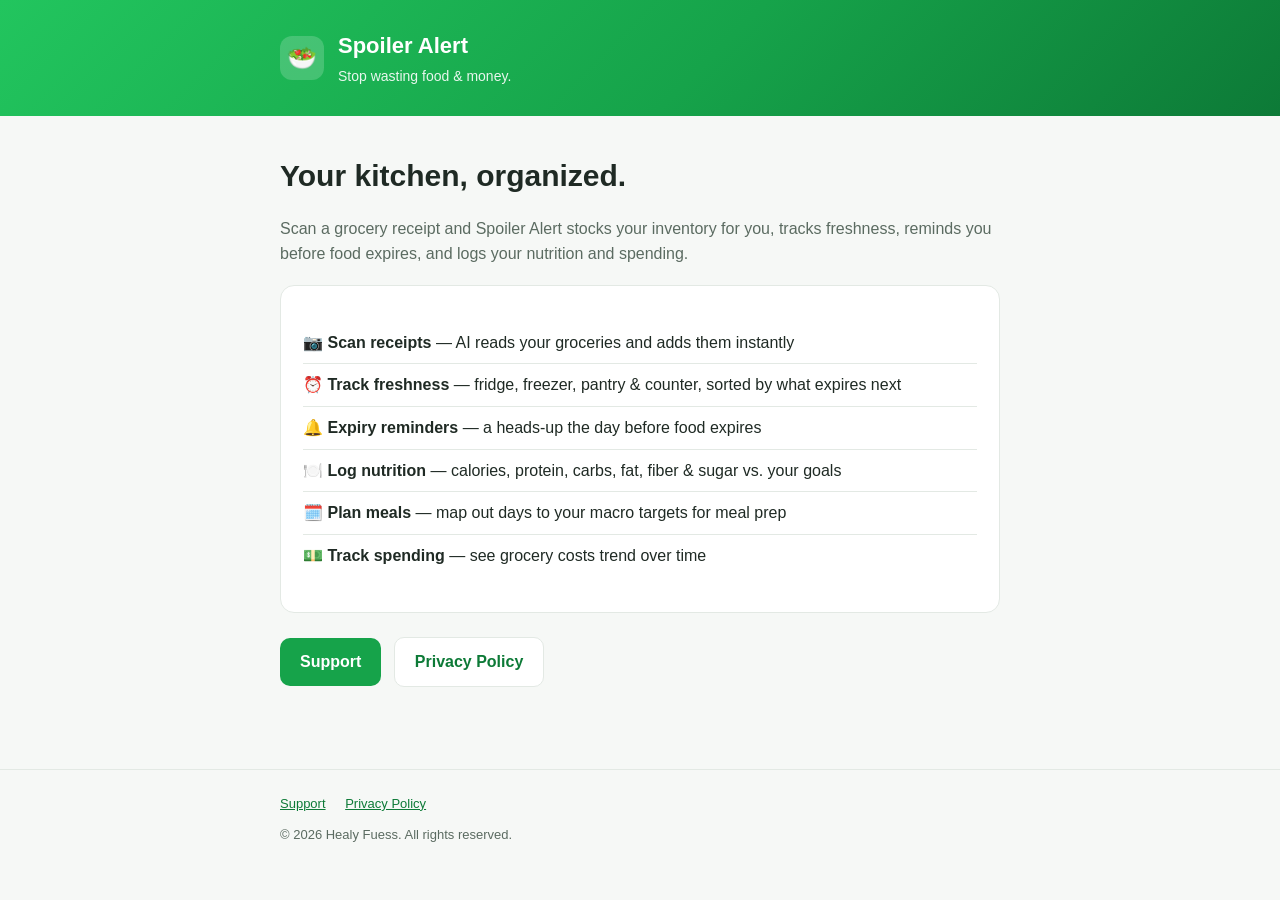
<file: index.html>
<!doctype html>
<html lang="en">
<head>
<meta charset="utf-8" />
<meta name="viewport" content="width=device-width, initial-scale=1" />
<title>Spoiler Alert — Track freshness, cut food waste</title>
<meta name="description" content="Spoiler Alert tracks what's in your kitchen, reminds you before food expires, and logs your nutrition and grocery spending." />
<link rel="stylesheet" href="styles.css" />
</head>
<body>
<header class="site">
  <div class="wrap">
    <div class="logo">🥗</div>
    <div>
      <h1>Spoiler Alert</h1>
      <p>Stop wasting food &amp; money.</p>
    </div>
  </div>
</header>
<main>
  <div class="wrap">
    <h1 class="page">Your kitchen, organized.</h1>
    <p class="muted">Scan a grocery receipt and Spoiler Alert stocks your inventory for you, tracks freshness, reminds you before food expires, and logs your nutrition and spending.</p>

    <div class="card">
      <ul class="features">
        <li>📷 <strong>Scan receipts</strong> — AI reads your groceries and adds them instantly</li>
        <li>⏰ <strong>Track freshness</strong> — fridge, freezer, pantry &amp; counter, sorted by what expires next</li>
        <li>🔔 <strong>Expiry reminders</strong> — a heads-up the day before food expires</li>
        <li>🍽️ <strong>Log nutrition</strong> — calories, protein, carbs, fat, fiber &amp; sugar vs. your goals</li>
        <li>🗓️ <strong>Plan meals</strong> — map out days to your macro targets for meal prep</li>
        <li>💵 <strong>Track spending</strong> — see grocery costs trend over time</li>
      </ul>
    </div>

    <p>
      <a class="btn" href="support/">Support</a>
      <a class="btn secondary" href="privacy/">Privacy Policy</a>
    </p>
  </div>
</main>
<footer>
  <div class="wrap">
    <a href="support/">Support</a>
    <a href="privacy/">Privacy Policy</a>
    <div class="small" style="margin-top:10px;">© 2026 Healy Fuess. All rights reserved.</div>
  </div>
</footer>
</body>
</html>
</file>
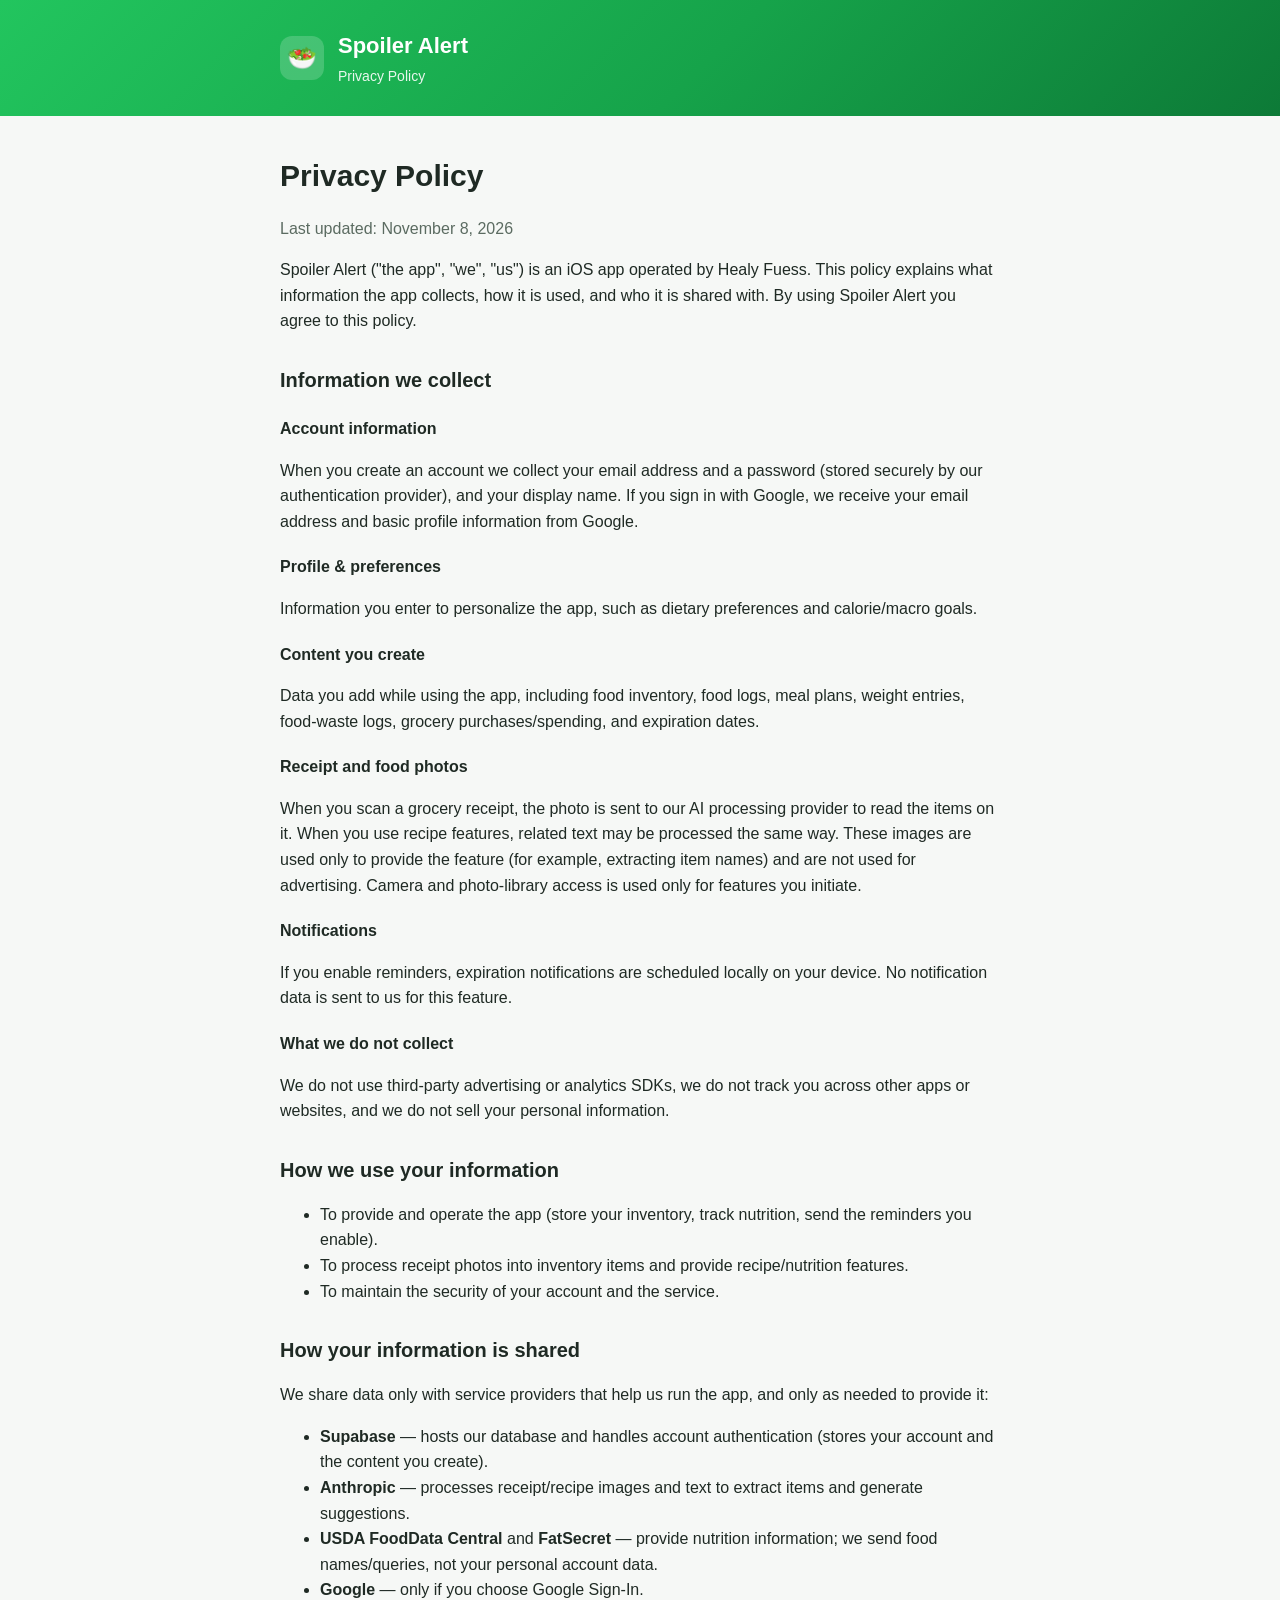
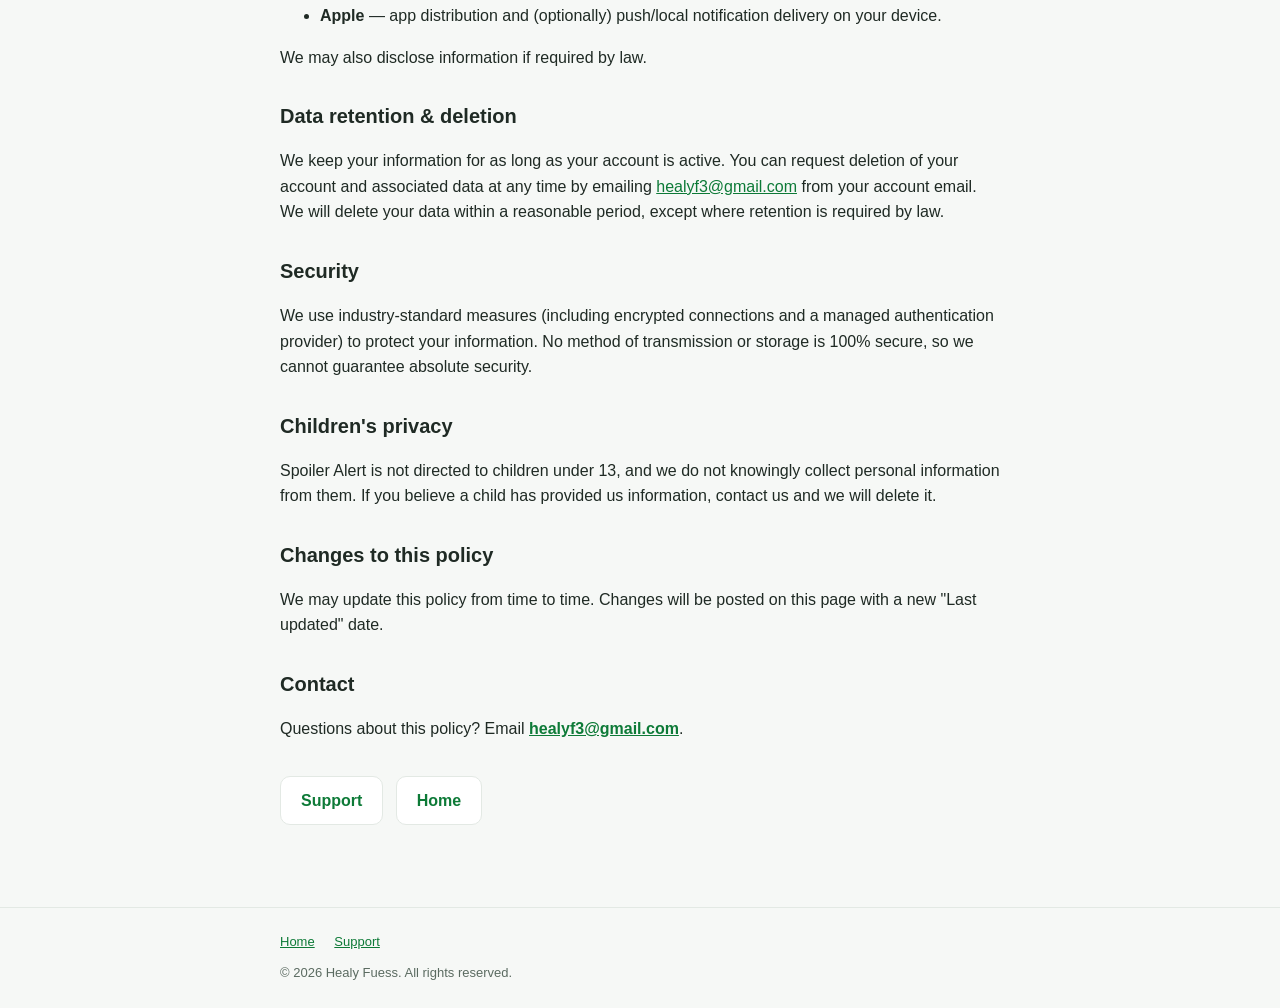
<file: privacy/index.html>
<!doctype html>
<html lang="en">
<head>
<meta charset="utf-8" />
<meta name="viewport" content="width=device-width, initial-scale=1" />
<title>Spoiler Alert — Privacy Policy</title>
<meta name="description" content="Privacy Policy for the Spoiler Alert iOS app." />
<link rel="stylesheet" href="../styles.css" />
</head>
<body>
<header class="site">
  <div class="wrap">
    <div class="logo">🥗</div>
    <div>
      <h1>Spoiler Alert</h1>
      <p>Privacy Policy</p>
    </div>
  </div>
</header>
<main>
  <div class="wrap">
    <h1 class="page">Privacy Policy</h1>
    <p class="muted">Last updated: November 8, 2026</p>

    <p>Spoiler Alert ("the app", "we", "us") is an iOS app operated by Healy Fuess. This policy explains what information the app collects, how it is used, and who it is shared with. By using Spoiler Alert you agree to this policy.</p>

    <h2>Information we collect</h2>
    <h3>Account information</h3>
    <p>When you create an account we collect your email address and a password (stored securely by our authentication provider), and your display name. If you sign in with Google, we receive your email address and basic profile information from Google.</p>

    <h3>Profile &amp; preferences</h3>
    <p>Information you enter to personalize the app, such as dietary preferences and calorie/macro goals.</p>

    <h3>Content you create</h3>
    <p>Data you add while using the app, including food inventory, food logs, meal plans, weight entries, food-waste logs, grocery purchases/spending, and expiration dates.</p>

    <h3>Receipt and food photos</h3>
    <p>When you scan a grocery receipt, the photo is sent to our AI processing provider to read the items on it. When you use recipe features, related text may be processed the same way. These images are used only to provide the feature (for example, extracting item names) and are not used for advertising. Camera and photo-library access is used only for features you initiate.</p>

    <h3>Notifications</h3>
    <p>If you enable reminders, expiration notifications are scheduled locally on your device. No notification data is sent to us for this feature.</p>

    <h3>What we do not collect</h3>
    <p>We do not use third-party advertising or analytics SDKs, we do not track you across other apps or websites, and we do not sell your personal information.</p>

    <h2>How we use your information</h2>
    <ul>
      <li>To provide and operate the app (store your inventory, track nutrition, send the reminders you enable).</li>
      <li>To process receipt photos into inventory items and provide recipe/nutrition features.</li>
      <li>To maintain the security of your account and the service.</li>
    </ul>

    <h2>How your information is shared</h2>
    <p>We share data only with service providers that help us run the app, and only as needed to provide it:</p>
    <ul>
      <li><strong>Supabase</strong> — hosts our database and handles account authentication (stores your account and the content you create).</li>
      <li><strong>Anthropic</strong> — processes receipt/recipe images and text to extract items and generate suggestions.</li>
      <li><strong>USDA FoodData Central</strong> and <strong>FatSecret</strong> — provide nutrition information; we send food names/queries, not your personal account data.</li>
      <li><strong>Google</strong> — only if you choose Google Sign-In.</li>
      <li><strong>Apple</strong> — app distribution and (optionally) push/local notification delivery on your device.</li>
    </ul>
    <p>We may also disclose information if required by law.</p>

    <h2>Data retention &amp; deletion</h2>
    <p>We keep your information for as long as your account is active. You can request deletion of your account and associated data at any time by emailing <a href="mailto:healyf3@gmail.com">healyf3@gmail.com</a> from your account email. We will delete your data within a reasonable period, except where retention is required by law.</p>

    <h2>Security</h2>
    <p>We use industry-standard measures (including encrypted connections and a managed authentication provider) to protect your information. No method of transmission or storage is 100% secure, so we cannot guarantee absolute security.</p>

    <h2>Children's privacy</h2>
    <p>Spoiler Alert is not directed to children under 13, and we do not knowingly collect personal information from them. If you believe a child has provided us information, contact us and we will delete it.</p>

    <h2>Changes to this policy</h2>
    <p>We may update this policy from time to time. Changes will be posted on this page with a new "Last updated" date.</p>

    <h2>Contact</h2>
    <p>Questions about this policy? Email <a class="email" href="mailto:healyf3@gmail.com">healyf3@gmail.com</a>.</p>

    <p style="margin-top:28px;"><a class="btn secondary" href="../support/">Support</a> <a class="btn secondary" href="../">Home</a></p>
  </div>
</main>
<footer>
  <div class="wrap">
    <a href="../">Home</a>
    <a href="../support/">Support</a>
    <div class="small" style="margin-top:10px;">© 2026 Healy Fuess. All rights reserved.</div>
  </div>
</footer>
</body>
</html>
</file>
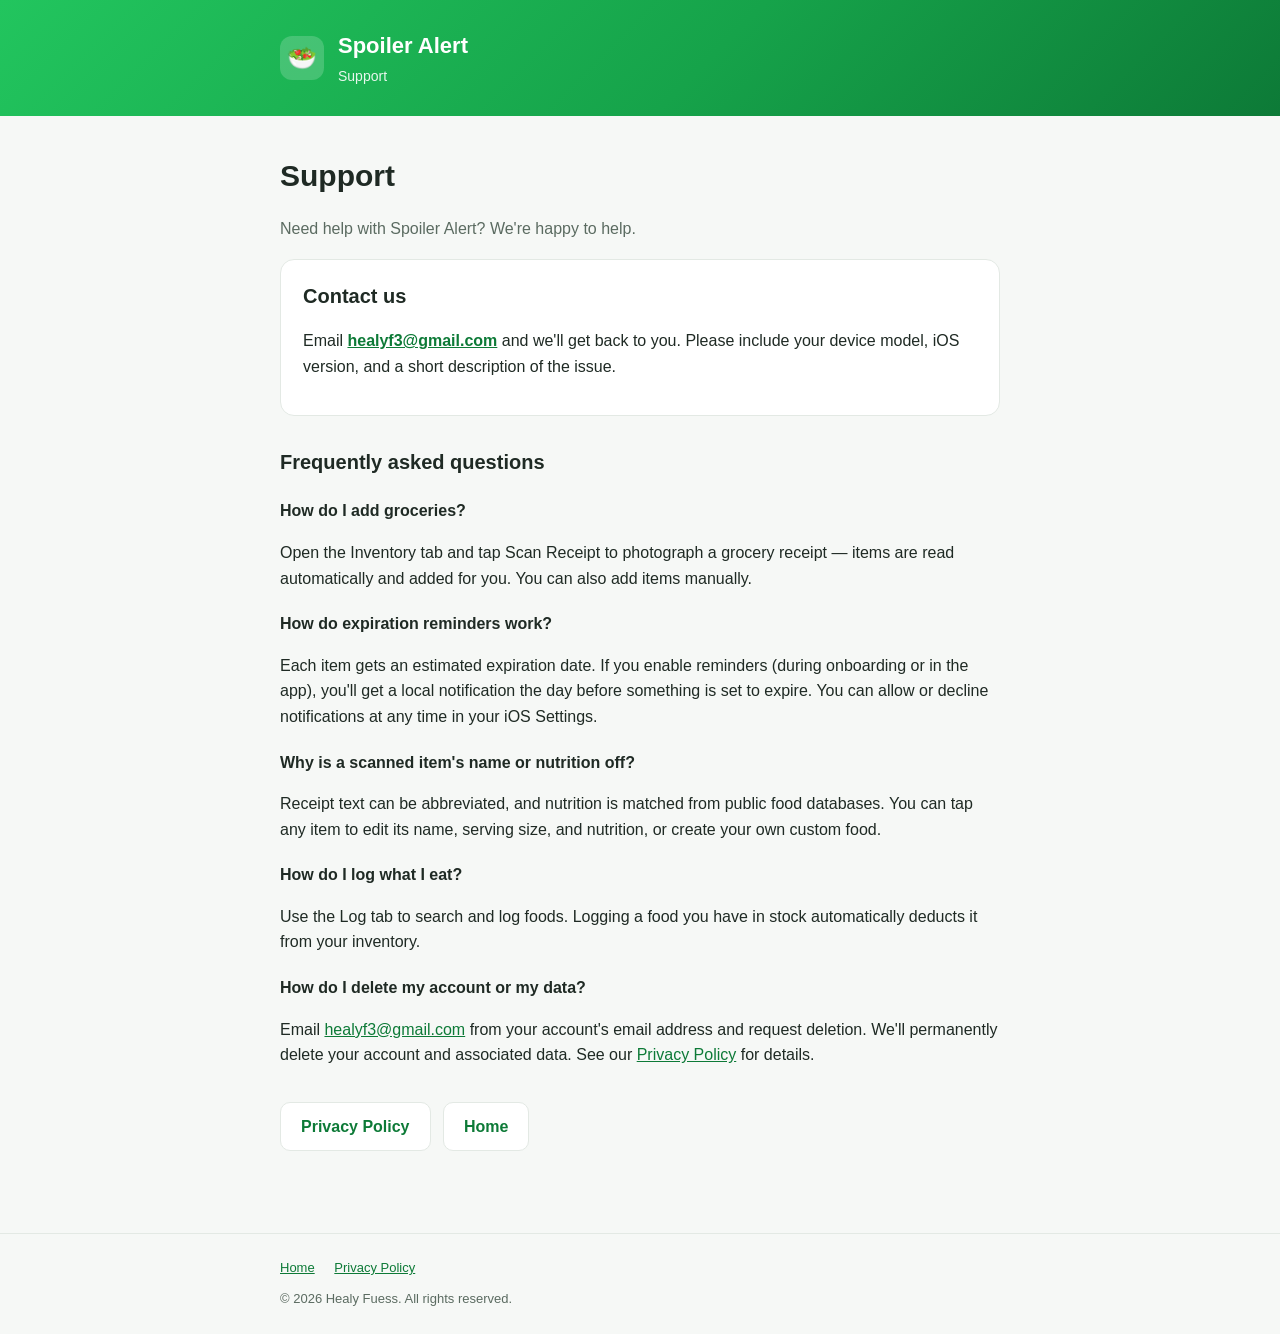
<file: support/index.html>
<!doctype html>
<html lang="en">
<head>
<meta charset="utf-8" />
<meta name="viewport" content="width=device-width, initial-scale=1" />
<title>Spoiler Alert — Support</title>
<meta name="description" content="Support and help for the Spoiler Alert iOS app." />
<link rel="stylesheet" href="../styles.css" />
</head>
<body>
<header class="site">
  <div class="wrap">
    <div class="logo">🥗</div>
    <div>
      <h1>Spoiler Alert</h1>
      <p>Support</p>
    </div>
  </div>
</header>
<main>
  <div class="wrap">
    <h1 class="page">Support</h1>
    <p class="muted">Need help with Spoiler Alert? We're happy to help.</p>

    <div class="card">
      <h2 style="margin-top:0;">Contact us</h2>
      <p>Email <a class="email" href="mailto:healyf3@gmail.com">healyf3@gmail.com</a> and we'll get back to you. Please include your device model, iOS version, and a short description of the issue.</p>
    </div>

    <h2>Frequently asked questions</h2>

    <h3>How do I add groceries?</h3>
    <p>Open the Inventory tab and tap Scan Receipt to photograph a grocery receipt — items are read automatically and added for you. You can also add items manually.</p>

    <h3>How do expiration reminders work?</h3>
    <p>Each item gets an estimated expiration date. If you enable reminders (during onboarding or in the app), you'll get a local notification the day before something is set to expire. You can allow or decline notifications at any time in your iOS Settings.</p>

    <h3>Why is a scanned item's name or nutrition off?</h3>
    <p>Receipt text can be abbreviated, and nutrition is matched from public food databases. You can tap any item to edit its name, serving size, and nutrition, or create your own custom food.</p>

    <h3>How do I log what I eat?</h3>
    <p>Use the Log tab to search and log foods. Logging a food you have in stock automatically deducts it from your inventory.</p>

    <h3>How do I delete my account or my data?</h3>
    <p>Email <a href="mailto:healyf3@gmail.com">healyf3@gmail.com</a> from your account's email address and request deletion. We'll permanently delete your account and associated data. See our <a href="../privacy/">Privacy Policy</a> for details.</p>

    <p style="margin-top:28px;"><a class="btn secondary" href="../privacy/">Privacy Policy</a> <a class="btn secondary" href="../">Home</a></p>
  </div>
</main>
<footer>
  <div class="wrap">
    <a href="../">Home</a>
    <a href="../privacy/">Privacy Policy</a>
    <div class="small" style="margin-top:10px;">© 2026 Healy Fuess. All rights reserved.</div>
  </div>
</footer>
</body>
</html>
</file>
<file: styles.css>
:root {
  --green: #16a34a;
  --green-dark: #0d7a37;
  --ink: #0b100c;
  --text: #1f2a24;
  --muted: #5b6b61;
  --bg: #f6f8f6;
  --card: #ffffff;
  --border: #e3e9e4;
}
* { box-sizing: border-box; }
html { -webkit-text-size-adjust: 100%; }
body {
  margin: 0;
  font-family: -apple-system, BlinkMacSystemFont, "Segoe UI", Roboto, Helvetica, Arial, sans-serif;
  color: var(--text);
  background: var(--bg);
  line-height: 1.6;
}
a { color: var(--green-dark); }
.wrap { max-width: 760px; margin: 0 auto; padding: 0 20px; }
header.site {
  background: linear-gradient(135deg, #22c55e 0%, #16a34a 55%, #0d7a37 100%);
  color: #fff;
  padding: 28px 0;
}
header.site .wrap { display: flex; align-items: center; gap: 14px; }
.logo {
  width: 44px; height: 44px; border-radius: 12px; background: rgba(255,255,255,.18);
  display: flex; align-items: center; justify-content: center; font-size: 24px;
}
header.site h1 { font-size: 22px; margin: 0; font-weight: 700; }
header.site p { margin: 2px 0 0; opacity: .9; font-size: 14px; }
main { padding: 36px 0 60px; }
h1.page { font-size: 30px; margin: 0 0 6px; }
h2 { font-size: 20px; margin: 30px 0 8px; }
h3 { font-size: 16px; margin: 20px 0 4px; }
.muted { color: var(--muted); }
.card {
  background: var(--card); border: 1px solid var(--border); border-radius: 14px;
  padding: 20px 22px; margin: 18px 0;
}
.btn {
  display: inline-block; background: var(--green); color: #fff; text-decoration: none;
  padding: 11px 20px; border-radius: 10px; font-weight: 600; margin: 6px 8px 6px 0;
}
.btn.secondary { background: #fff; color: var(--green-dark); border: 1px solid var(--border); }
ul.features { list-style: none; padding: 0; }
ul.features li { padding: 8px 0; border-bottom: 1px solid var(--border); }
ul.features li:last-child { border-bottom: 0; }
.email { font-weight: 600; }
footer { border-top: 1px solid var(--border); padding: 24px 0; color: var(--muted); font-size: 13px; }
footer a { margin-right: 16px; }
.small { font-size: 13px; }
code { background: #eef2ee; padding: 1px 5px; border-radius: 5px; font-size: 13px; }
</file>
